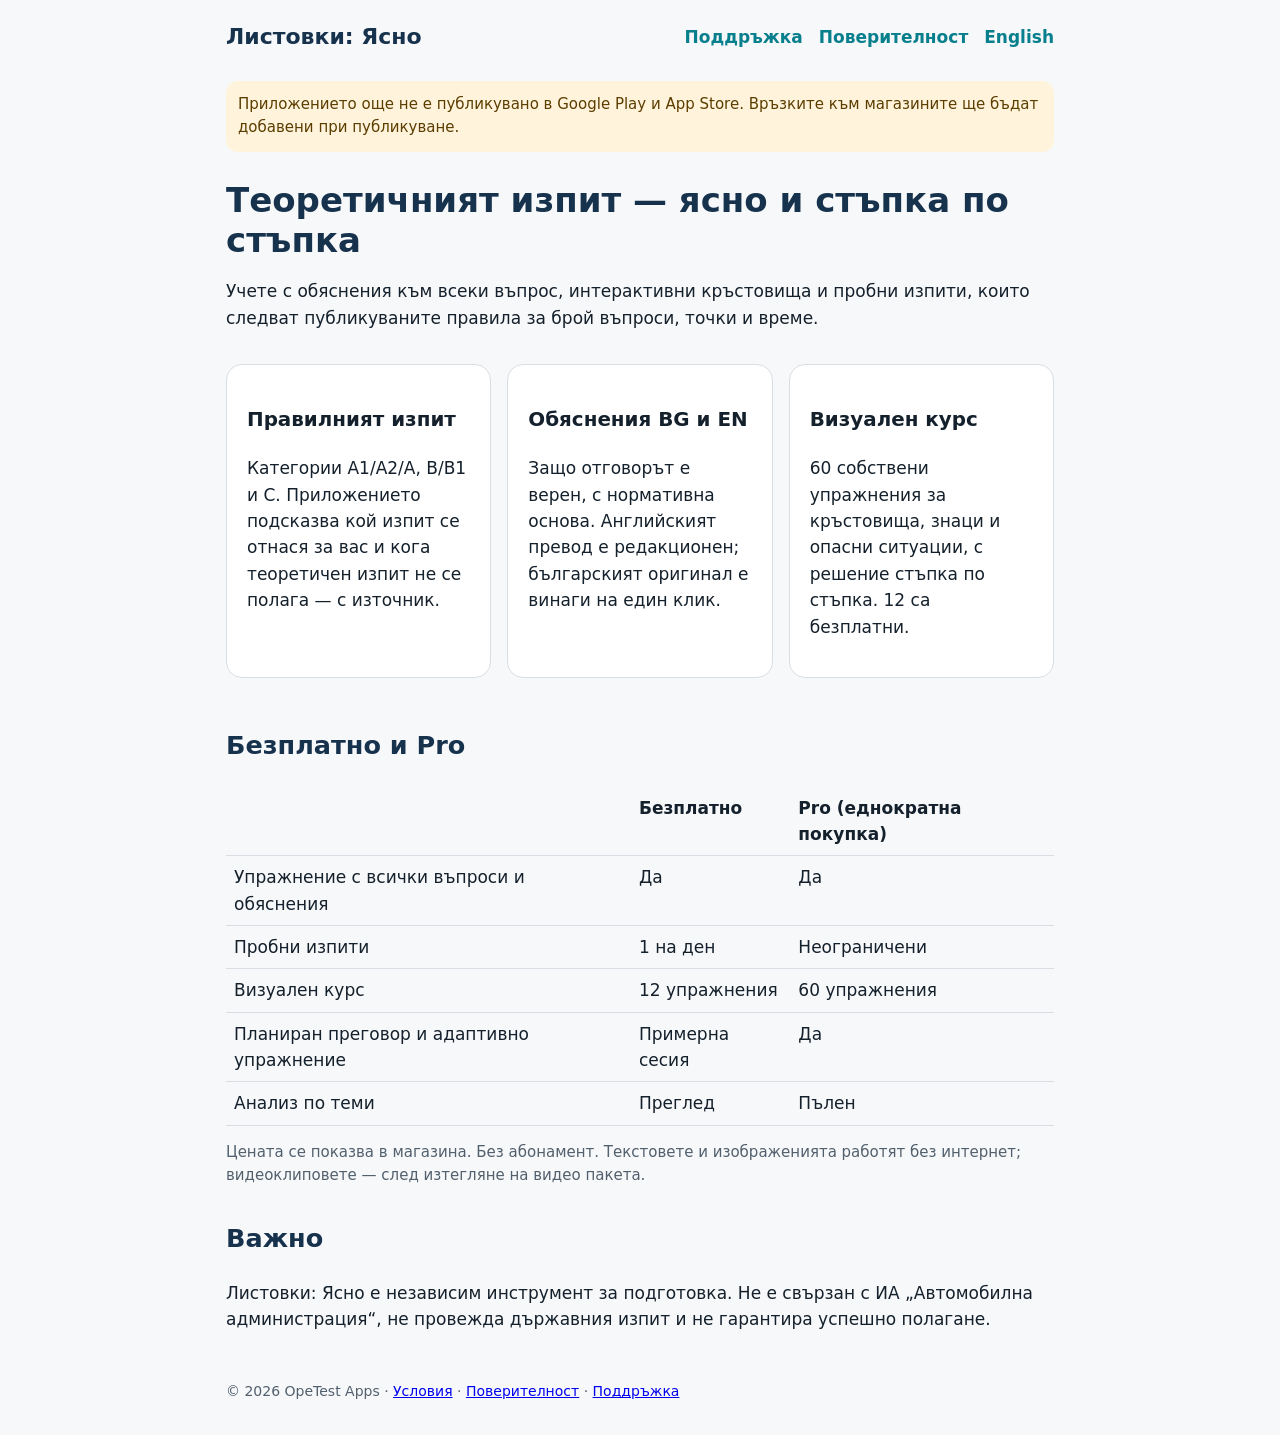
<file: index.html>
<!doctype html>
<html lang="bg"><head><meta charset="utf-8"><meta name="viewport" content="width=device-width,initial-scale=1">
<title>Листовки: Ясно — подготовка за теоретичния изпит</title>
<meta name="description" content="Независимо приложение за подготовка за теоретичния изпит за шофьорска книжка в България: обяснения на български и английски, интерактивни кръстовища и пробни изпити.">
<meta property="og:title" content="Листовки: Ясно – подготовка за изпита за шофьорска книжка"><meta property="og:description" content="Изпитни въпроси с обяснения, кръстовища стъпка по стъпка и пробни изпити за категории A, B и C."><meta property="og:image" content="https://juliobautista202020-sys.github.io/listovki/og_image.png"><meta property="og:type" content="website"><meta name="description" content="Изпитни въпроси с обяснения, кръстовища стъпка по стъпка и пробни изпити за категории A, B и C."><link rel="icon" type="image/png" href="favicon.png"><link rel="apple-touch-icon" href="apple-touch-icon.png"><link rel="stylesheet" href="style.css"><link rel="alternate" hreflang="en" href="en/index.html"></head>
<body><header><a class="brand" href="index.html">Листовки: Ясно</a><nav><a href="support.html">Поддръжка</a><a href="privacy.html">Поверителност</a><a href="en/index.html" lang="en">English</a></nav></header>
<main>
<p class="pending">Приложението още не е публикувано в Google Play и App Store. Връзките към магазините ще бъдат добавени при публикуване.</p>
<h1>Теоретичният изпит — ясно и стъпка по стъпка</h1>
<p>Учете с обяснения към всеки въпрос, интерактивни кръстовища и пробни изпити, които следват публикуваните правила за брой въпроси, точки и време.</p>
<div class="grid">
<div class="card"><h3>Правилният изпит</h3><p>Категории A1/A2/A, B/B1 и C. Приложението подсказва кой изпит се отнася за вас и кога теоретичен изпит не се полага — с източник.</p></div>
<div class="card"><h3>Обяснения BG и EN</h3><p>Защо отговорът е верен, с нормативна основа. Английският превод е редакционен; българският оригинал е винаги на един клик.</p></div>
<div class="card"><h3>Визуален курс</h3><p>60 собствени упражнения за кръстовища, знаци и опасни ситуации, с решение стъпка по стъпка. 12 са безплатни.</p></div>
</div>
<h2>Безплатно и Pro</h2>
<table><tr><th></th><th>Безплатно</th><th>Pro (еднократна покупка)</th></tr>
<tr><td>Упражнение с всички въпроси и обяснения</td><td>Да</td><td>Да</td></tr>
<tr><td>Пробни изпити</td><td>1 на ден</td><td>Неограничени</td></tr>
<tr><td>Визуален курс</td><td>12 упражнения</td><td>60 упражнения</td></tr>
<tr><td>Планиран преговор и адаптивно упражнение</td><td>Примерна сесия</td><td>Да</td></tr>
<tr><td>Анализ по теми</td><td>Преглед</td><td>Пълен</td></tr></table>
<p class="note">Цената се показва в магазина. Без абонамент. Текстовете и изображенията работят без интернет; видеоклиповете — след изтегляне на видео пакета.</p>
<h2>Важно</h2><p>Листовки: Ясно е независим инструмент за подготовка. Не е свързан с ИА „Автомобилна администрация“, не провежда държавния изпит и не гарантира успешно полагане.</p>
</main>
<footer>© 2026 OpeTest Apps · <a href="terms.html">Условия</a> · <a href="privacy.html">Поверителност</a> · <a href="support.html">Поддръжка</a></footer></body></html>
</file>
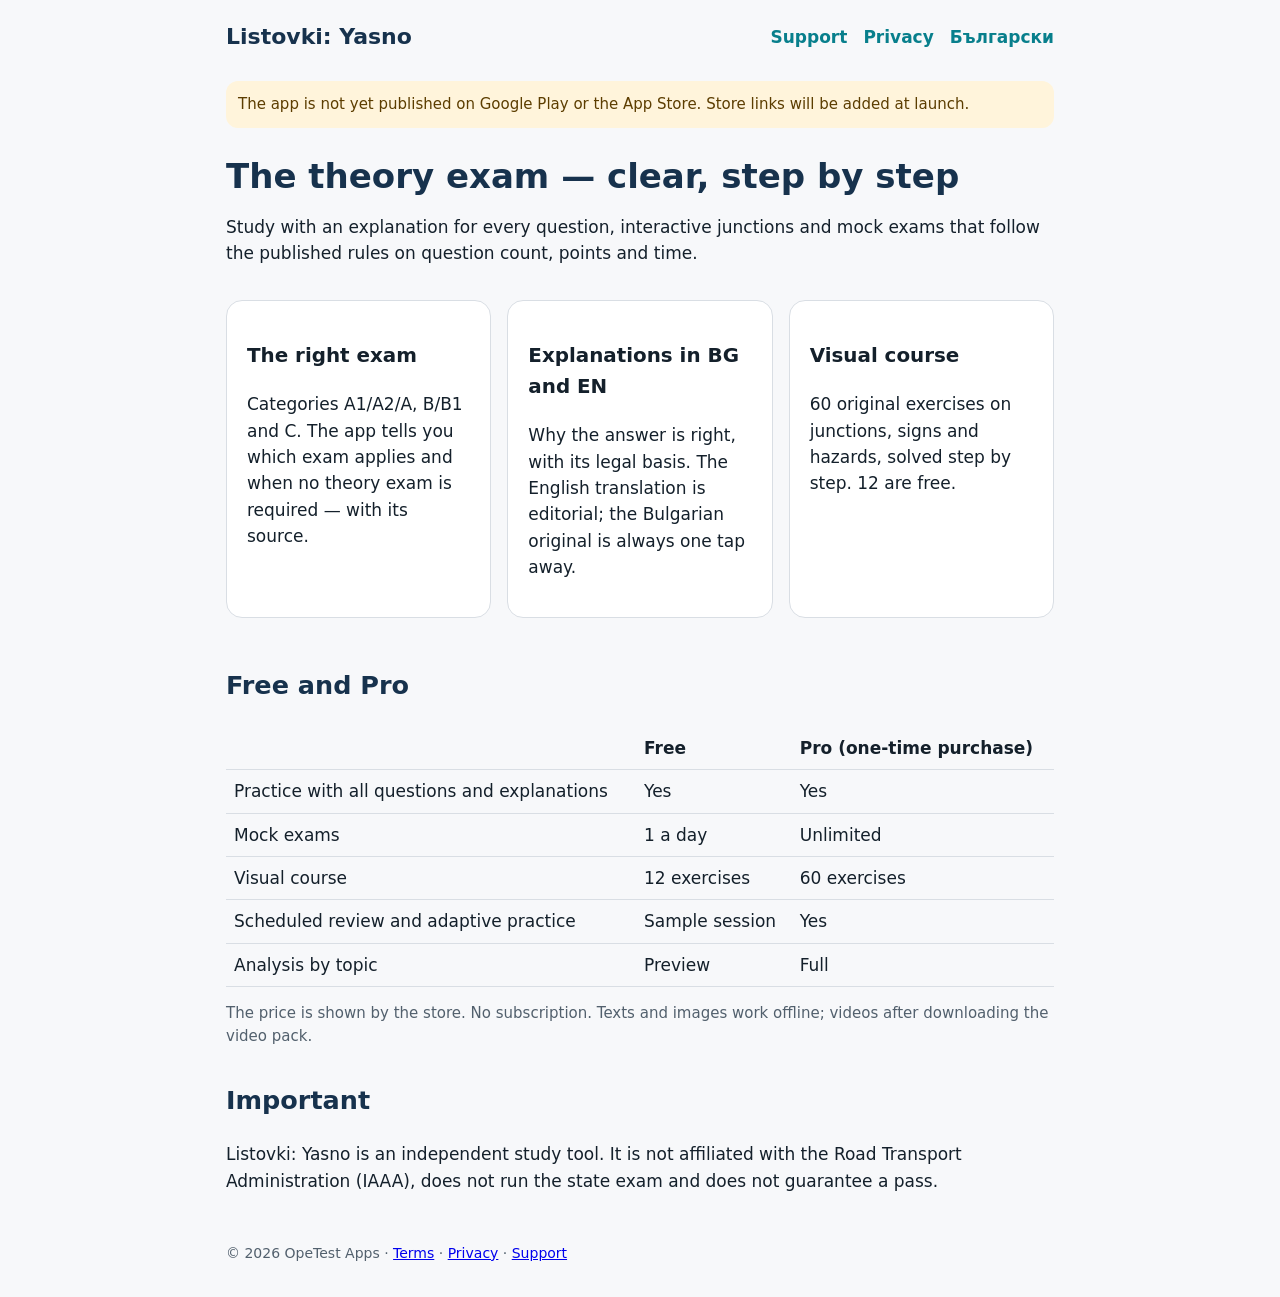
<file: en/index.html>
<!doctype html>
<html lang="en"><head><meta charset="utf-8"><meta name="viewport" content="width=device-width,initial-scale=1">
<title>Listovki: Yasno — Bulgarian driving theory</title>
<meta name="description" content="Independent app to prepare for the Bulgarian driving theory exam: explanations in Bulgarian and English, interactive junctions and mock exams.">
<link rel="icon" type="image/png" href="../favicon.png"><link rel="apple-touch-icon" href="../apple-touch-icon.png"><link rel="stylesheet" href="../style.css"><link rel="alternate" hreflang="bg" href="../index.html"></head>
<body><header><a class="brand" href="index.html">Listovki: Yasno</a><nav><a href="support.html">Support</a><a href="privacy.html">Privacy</a><a href="../index.html" lang="bg">Български</a></nav></header>
<main>
<p class="pending">The app is not yet published on Google Play or the App Store. Store links will be added at launch.</p>
<h1>The theory exam — clear, step by step</h1>
<p>Study with an explanation for every question, interactive junctions and mock exams that follow the published rules on question count, points and time.</p>
<div class="grid">
<div class="card"><h3>The right exam</h3><p>Categories A1/A2/A, B/B1 and C. The app tells you which exam applies and when no theory exam is required — with its source.</p></div>
<div class="card"><h3>Explanations in BG and EN</h3><p>Why the answer is right, with its legal basis. The English translation is editorial; the Bulgarian original is always one tap away.</p></div>
<div class="card"><h3>Visual course</h3><p>60 original exercises on junctions, signs and hazards, solved step by step. 12 are free.</p></div>
</div>
<h2>Free and Pro</h2>
<table><tr><th></th><th>Free</th><th>Pro (one-time purchase)</th></tr>
<tr><td>Practice with all questions and explanations</td><td>Yes</td><td>Yes</td></tr>
<tr><td>Mock exams</td><td>1 a day</td><td>Unlimited</td></tr>
<tr><td>Visual course</td><td>12 exercises</td><td>60 exercises</td></tr>
<tr><td>Scheduled review and adaptive practice</td><td>Sample session</td><td>Yes</td></tr>
<tr><td>Analysis by topic</td><td>Preview</td><td>Full</td></tr></table>
<p class="note">The price is shown by the store. No subscription. Texts and images work offline; videos after downloading the video pack.</p>
<h2>Important</h2><p>Listovki: Yasno is an independent study tool. It is not affiliated with the Road Transport Administration (IAAA), does not run the state exam and does not guarantee a pass.</p>
</main>
<footer>© 2026 OpeTest Apps · <a href="terms.html">Terms</a> · <a href="privacy.html">Privacy</a> · <a href="support.html">Support</a></footer></body></html>
</file>
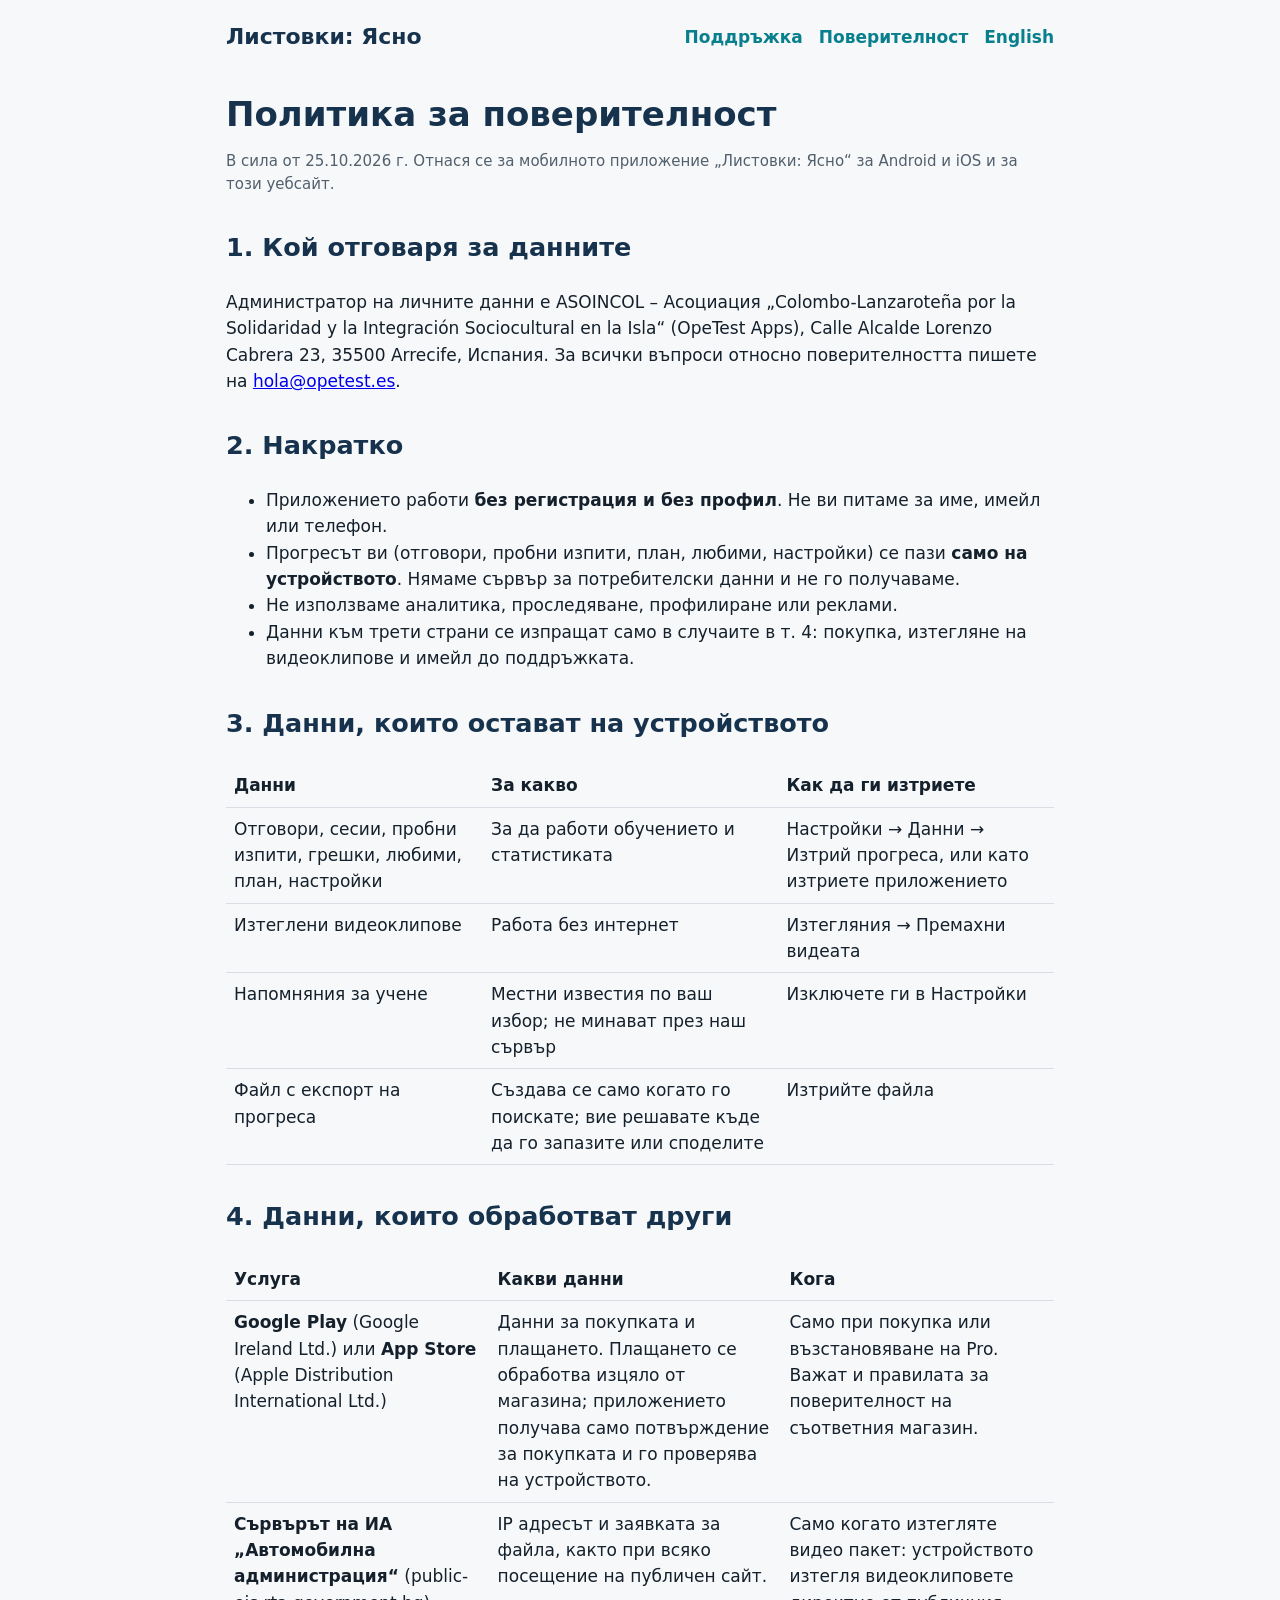
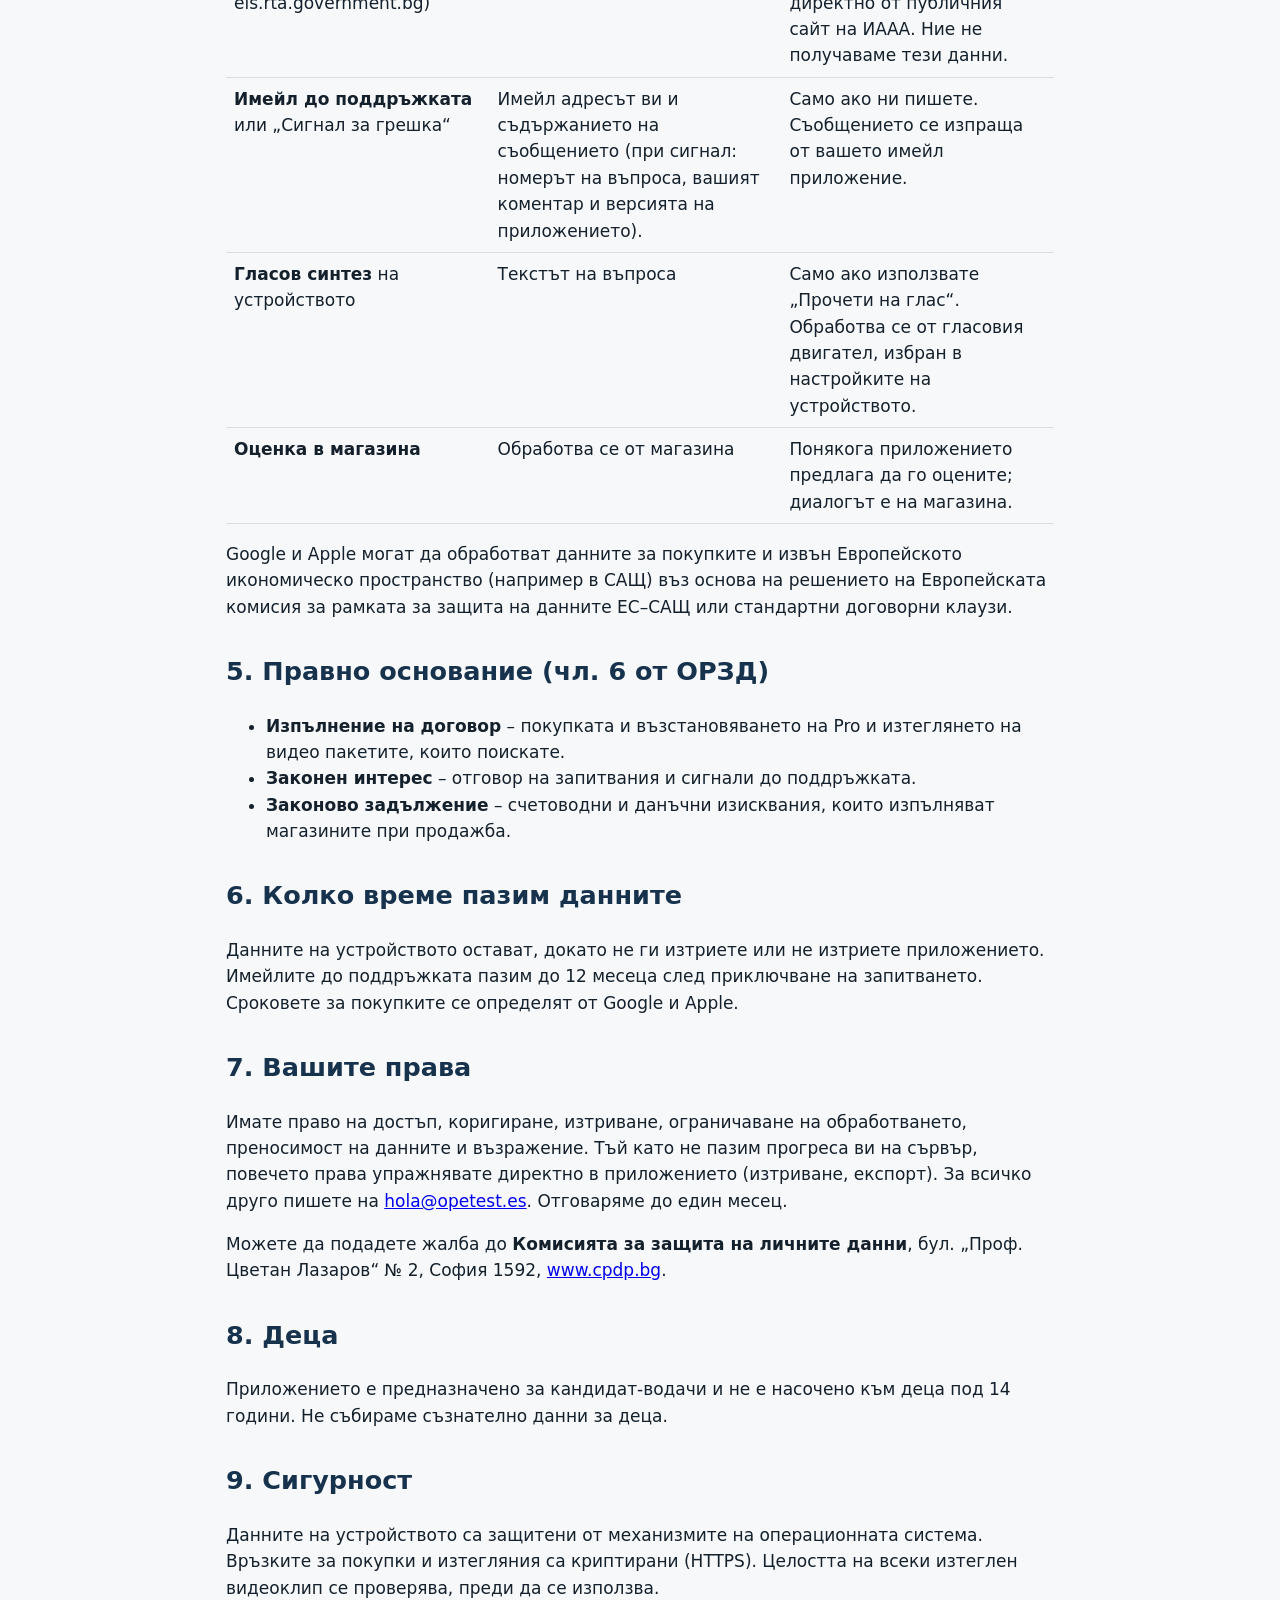
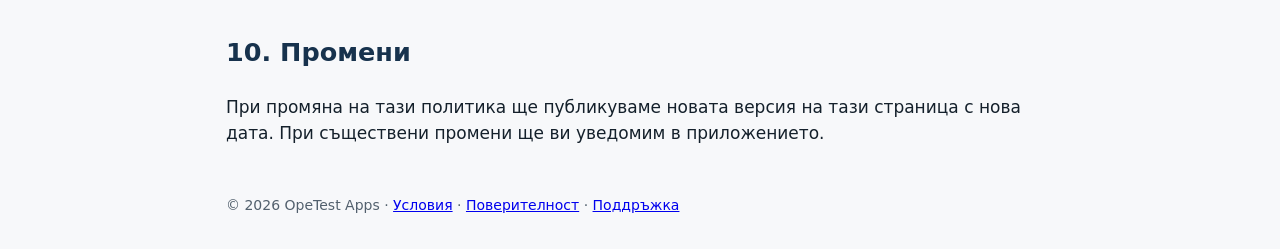
<file: privacy.html>
<!doctype html>
<html lang="bg"><head><meta charset="utf-8"><meta name="viewport" content="width=device-width,initial-scale=1">
<title>Политика за поверителност — Листовки: Ясно</title><link rel="icon" type="image/png" href="favicon.png"><link rel="apple-touch-icon" href="apple-touch-icon.png"><link rel="stylesheet" href="style.css"></head>
<body><header><a class="brand" href="index.html">Листовки: Ясно</a><nav><a href="support.html">Поддръжка</a><a href="privacy.html">Поверителност</a><a href="en/privacy.html" lang="en">English</a></nav></header>
<main><h1>Политика за поверителност</h1>
<p class="note">В сила от 25.10.2026 г. Отнася се за мобилното приложение „Листовки: Ясно“ за Android и iOS и за този уебсайт.</p>

<h2>1. Кой отговаря за данните</h2>
<p>Администратор на личните данни е ASOINCOL – Асоциация „Colombo-Lanzaroteña por la Solidaridad y la Integración Sociocultural en la Isla“ (OpeTest Apps), Calle Alcalde Lorenzo Cabrera 23, 35500 Arrecife, Испания. За всички въпроси относно поверителността пишете на <a href="mailto:hola@opetest.es">hola@opetest.es</a>.</p>

<h2>2. Накратко</h2>
<ul>
<li>Приложението работи <strong>без регистрация и без профил</strong>. Не ви питаме за име, имейл или телефон.</li>
<li>Прогресът ви (отговори, пробни изпити, план, любими, настройки) се пази <strong>само на устройството</strong>. Нямаме сървър за потребителски данни и не го получаваме.</li>
<li>Не използваме аналитика, проследяване, профилиране или реклами.</li>
<li>Данни към трети страни се изпращат само в случаите в т. 4: покупка, изтегляне на видеоклипове и имейл до поддръжката.</li>
</ul>

<h2>3. Данни, които остават на устройството</h2>
<table>
<tr><th>Данни</th><th>За какво</th><th>Как да ги изтриете</th></tr>
<tr><td>Отговори, сесии, пробни изпити, грешки, любими, план, настройки</td><td>За да работи обучението и статистиката</td><td>Настройки → Данни → Изтрий прогреса, или като изтриете приложението</td></tr>
<tr><td>Изтеглени видеоклипове</td><td>Работа без интернет</td><td>Изтегляния → Премахни видеата</td></tr>
<tr><td>Напомняния за учене</td><td>Местни известия по ваш избор; не минават през наш сървър</td><td>Изключете ги в Настройки</td></tr>
<tr><td>Файл с експорт на прогреса</td><td>Създава се само когато го поискате; вие решавате къде да го запазите или споделите</td><td>Изтрийте файла</td></tr>
</table>

<h2>4. Данни, които обработват други</h2>
<table>
<tr><th>Услуга</th><th>Какви данни</th><th>Кога</th></tr>
<tr><td><strong>Google Play</strong> (Google Ireland Ltd.) или <strong>App Store</strong> (Apple Distribution International Ltd.)</td><td>Данни за покупката и плащането. Плащането се обработва изцяло от магазина; приложението получава само потвърждение за покупката и го проверява на устройството.</td><td>Само при покупка или възстановяване на Pro. Важат и правилата за поверителност на съответния магазин.</td></tr>
<tr><td><strong>Сървърът на ИА „Автомобилна администрация“</strong> (public-eis.rta.government.bg)</td><td>IP адресът и заявката за файла, както при всяко посещение на публичен сайт.</td><td>Само когато изтегляте видео пакет: устройството изтегля видеоклиповете директно от публичния сайт на ИААА. Ние не получаваме тези данни.</td></tr>
<tr><td><strong>Имейл до поддръжката</strong> или „Сигнал за грешка“</td><td>Имейл адресът ви и съдържанието на съобщението (при сигнал: номерът на въпроса, вашият коментар и версията на приложението).</td><td>Само ако ни пишете. Съобщението се изпраща от вашето имейл приложение.</td></tr>
<tr><td><strong>Гласов синтез</strong> на устройството</td><td>Текстът на въпроса</td><td>Само ако използвате „Прочети на глас“. Обработва се от гласовия двигател, избран в настройките на устройството.</td></tr>
<tr><td><strong>Оценка в магазина</strong></td><td>Обработва се от магазина</td><td>Понякога приложението предлага да го оцените; диалогът е на магазина.</td></tr>
</table>
<p>Google и Apple могат да обработват данните за покупките и извън Европейското икономическо пространство (например в САЩ) въз основа на решението на Европейската комисия за рамката за защита на данните ЕС–САЩ или стандартни договорни клаузи.</p>

<h2>5. Правно основание (чл. 6 от ОРЗД)</h2>
<ul>
<li><strong>Изпълнение на договор</strong> – покупката и възстановяването на Pro и изтеглянето на видео пакетите, които поискате.</li>
<li><strong>Законен интерес</strong> – отговор на запитвания и сигнали до поддръжката.</li>
<li><strong>Законово задължение</strong> – счетоводни и данъчни изисквания, които изпълняват магазините при продажба.</li>
</ul>

<h2>6. Колко време пазим данните</h2>
<p>Данните на устройството остават, докато не ги изтриете или не изтриете приложението. Имейлите до поддръжката пазим до 12 месеца след приключване на запитването. Сроковете за покупките се определят от Google и Apple.</p>

<h2>7. Вашите права</h2>
<p>Имате право на достъп, коригиране, изтриване, ограничаване на обработването, преносимост на данните и възражение. Тъй като не пазим прогреса ви на сървър, повечето права упражнявате директно в приложението (изтриване, експорт). За всичко друго пишете на <a href="mailto:hola@opetest.es">hola@opetest.es</a>. Отговаряме до един месец.</p>
<p>Можете да подадете жалба до <strong>Комисията за защита на личните данни</strong>, бул. „Проф. Цветан Лазаров“ № 2, София 1592, <a href="https://www.cpdp.bg">www.cpdp.bg</a>.</p>

<h2>8. Деца</h2>
<p>Приложението е предназначено за кандидат-водачи и не е насочено към деца под 14 години. Не събираме съзнателно данни за деца.</p>

<h2>9. Сигурност</h2>
<p>Данните на устройството са защитени от механизмите на операционната система. Връзките за покупки и изтегляния са криптирани (HTTPS). Целостта на всеки изтеглен видеоклип се проверява, преди да се използва.</p>

<h2>10. Промени</h2>
<p>При промяна на тази политика ще публикуваме новата версия на тази страница с нова дата. При съществени промени ще ви уведомим в приложението.</p>
</main><footer>© 2026 OpeTest Apps · <a href="terms.html">Условия</a> · <a href="privacy.html">Поверителност</a> · <a href="support.html">Поддръжка</a></footer></body></html>
</file>
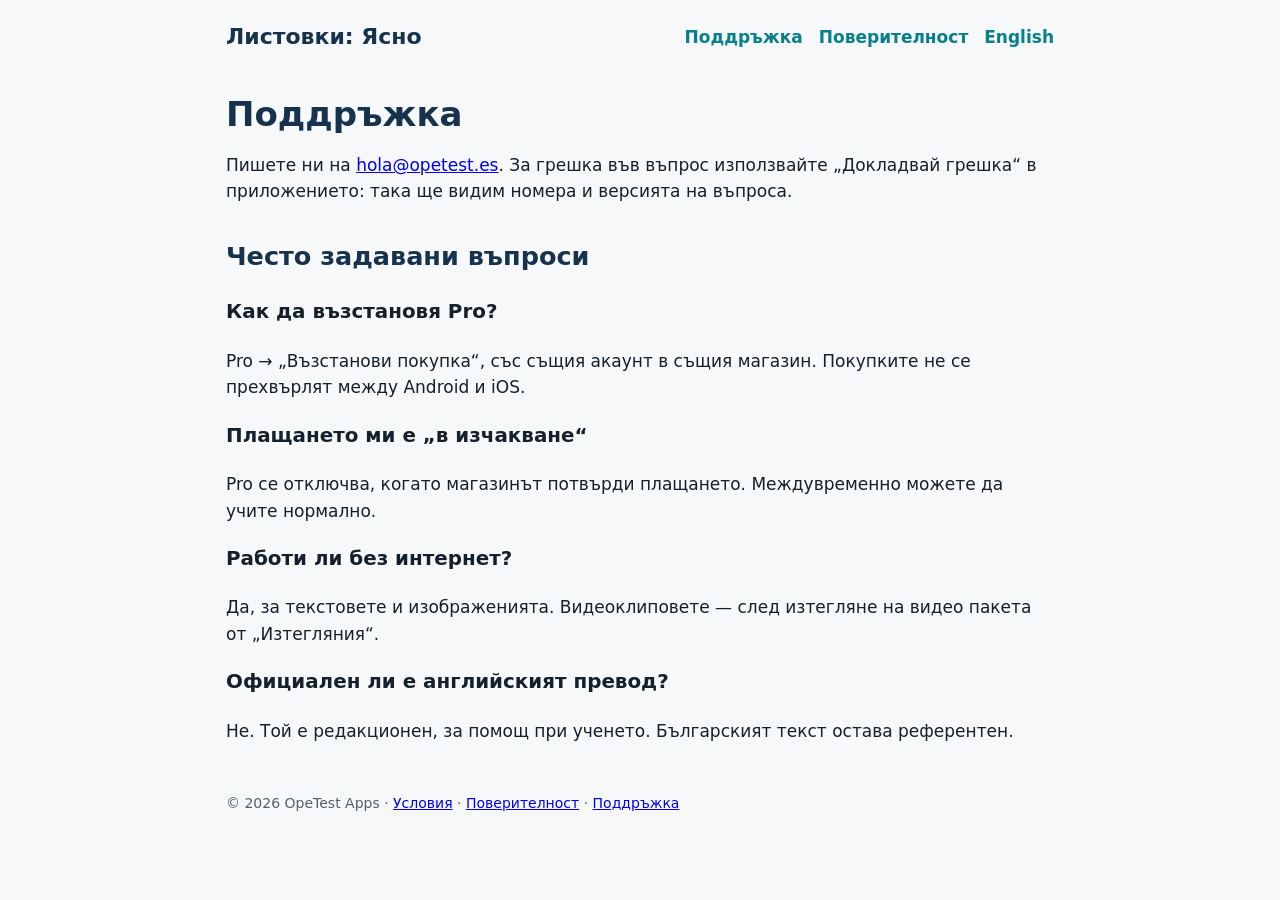
<file: support.html>
<!doctype html>
<html lang="bg"><head><meta charset="utf-8"><meta name="viewport" content="width=device-width,initial-scale=1">
<title>Поддръжка — Листовки: Ясно</title><link rel="icon" type="image/png" href="favicon.png"><link rel="apple-touch-icon" href="apple-touch-icon.png"><link rel="stylesheet" href="style.css"></head>
<body><header><a class="brand" href="index.html">Листовки: Ясно</a><nav><a href="support.html">Поддръжка</a><a href="privacy.html">Поверителност</a><a href="en/index.html" lang="en">English</a></nav></header>
<main><h1>Поддръжка</h1>
<p>Пишете ни на <a href="mailto:hola@opetest.es">hola@opetest.es</a>. За грешка във въпрос използвайте „Докладвай грешка“ в приложението: така ще видим номера и версията на въпроса.</p>
<h2>Често задавани въпроси</h2>
<h3>Как да възстановя Pro?</h3><p>Pro → „Възстанови покупка“, със същия акаунт в същия магазин. Покупките не се прехвърлят между Android и iOS.</p>
<h3>Плащането ми е „в изчакване“</h3><p>Pro се отключва, когато магазинът потвърди плащането. Междувременно можете да учите нормално.</p>
<h3>Работи ли без интернет?</h3><p>Да, за текстовете и изображенията. Видеоклиповете — след изтегляне на видео пакета от „Изтегляния“.</p>
<h3>Официален ли е английският превод?</h3><p>Не. Той е редакционен, за помощ при ученето. Българският текст остава референтен.</p>
</main><footer>© 2026 OpeTest Apps · <a href="terms.html">Условия</a> · <a href="privacy.html">Поверителност</a> · <a href="support.html">Поддръжка</a></footer></body></html>
</file>
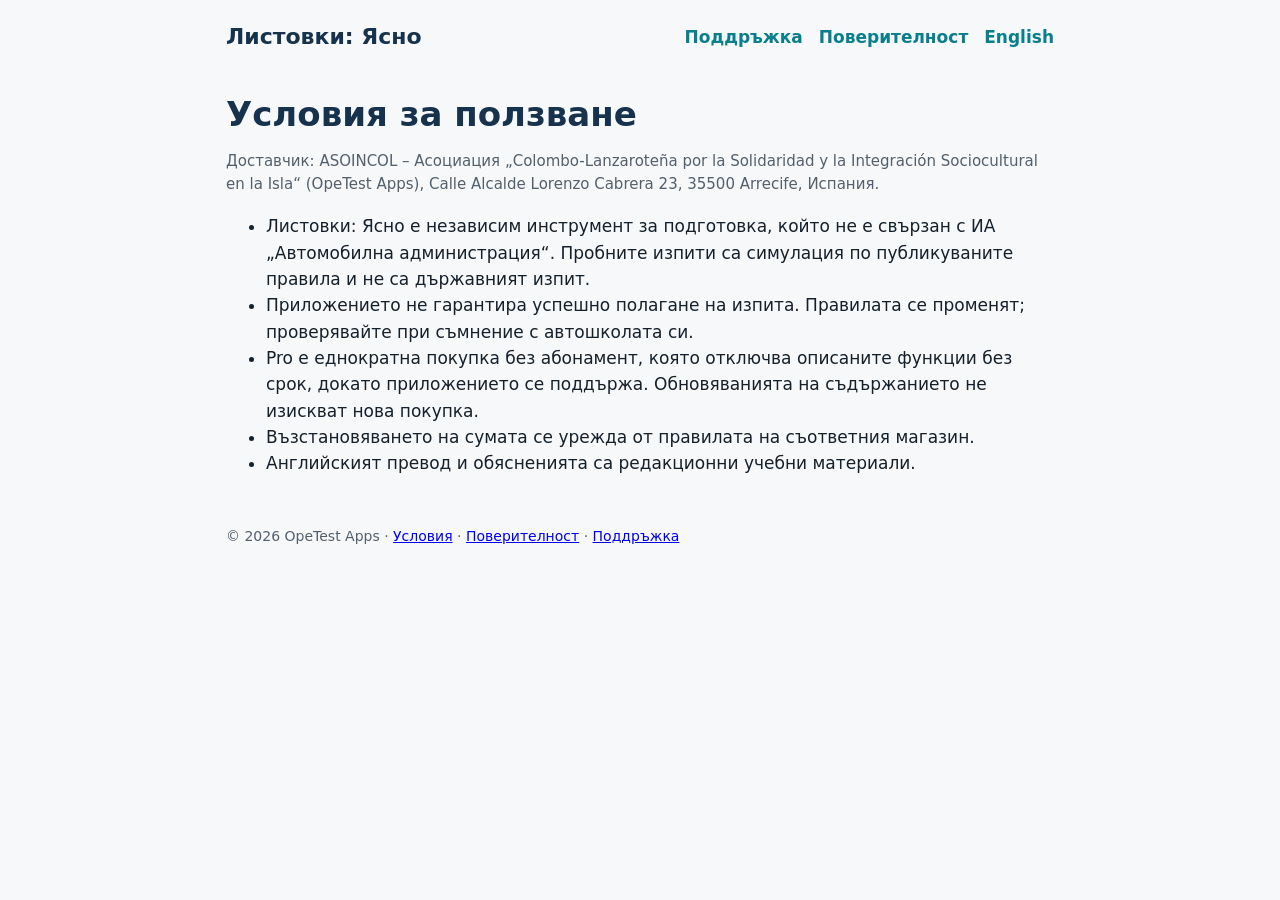
<file: terms.html>
<!doctype html>
<html lang="bg"><head><meta charset="utf-8"><meta name="viewport" content="width=device-width,initial-scale=1">
<title>Условия за ползване — Листовки: Ясно</title><link rel="icon" type="image/png" href="favicon.png"><link rel="apple-touch-icon" href="apple-touch-icon.png"><link rel="stylesheet" href="style.css"></head>
<body><header><a class="brand" href="index.html">Листовки: Ясно</a><nav><a href="support.html">Поддръжка</a><a href="privacy.html">Поверителност</a><a href="en/index.html" lang="en">English</a></nav></header>
<main><h1>Условия за ползване</h1>
<p class="note">Доставчик: ASOINCOL – Асоциация „Colombo-Lanzaroteña por la Solidaridad y la Integración Sociocultural en la Isla“ (OpeTest Apps), Calle Alcalde Lorenzo Cabrera 23, 35500 Arrecife, Испания.</p>
<ul><li>Листовки: Ясно е независим инструмент за подготовка, който не е свързан с ИА „Автомобилна администрация“. Пробните изпити са симулация по публикуваните правила и не са държавният изпит.</li>
<li>Приложението не гарантира успешно полагане на изпита. Правилата се променят; проверявайте при съмнение с автошколата си.</li>
<li>Pro е еднократна покупка без абонамент, която отключва описаните функции без срок, докато приложението се поддържа. Обновяванията на съдържанието не изискват нова покупка.</li>
<li>Възстановяването на сумата се урежда от правилата на съответния магазин.</li>
<li>Английският превод и обясненията са редакционни учебни материали.</li></ul>
</main><footer>© 2026 OpeTest Apps · <a href="terms.html">Условия</a> · <a href="privacy.html">Поверителност</a> · <a href="support.html">Поддръжка</a></footer></body></html>
</file>
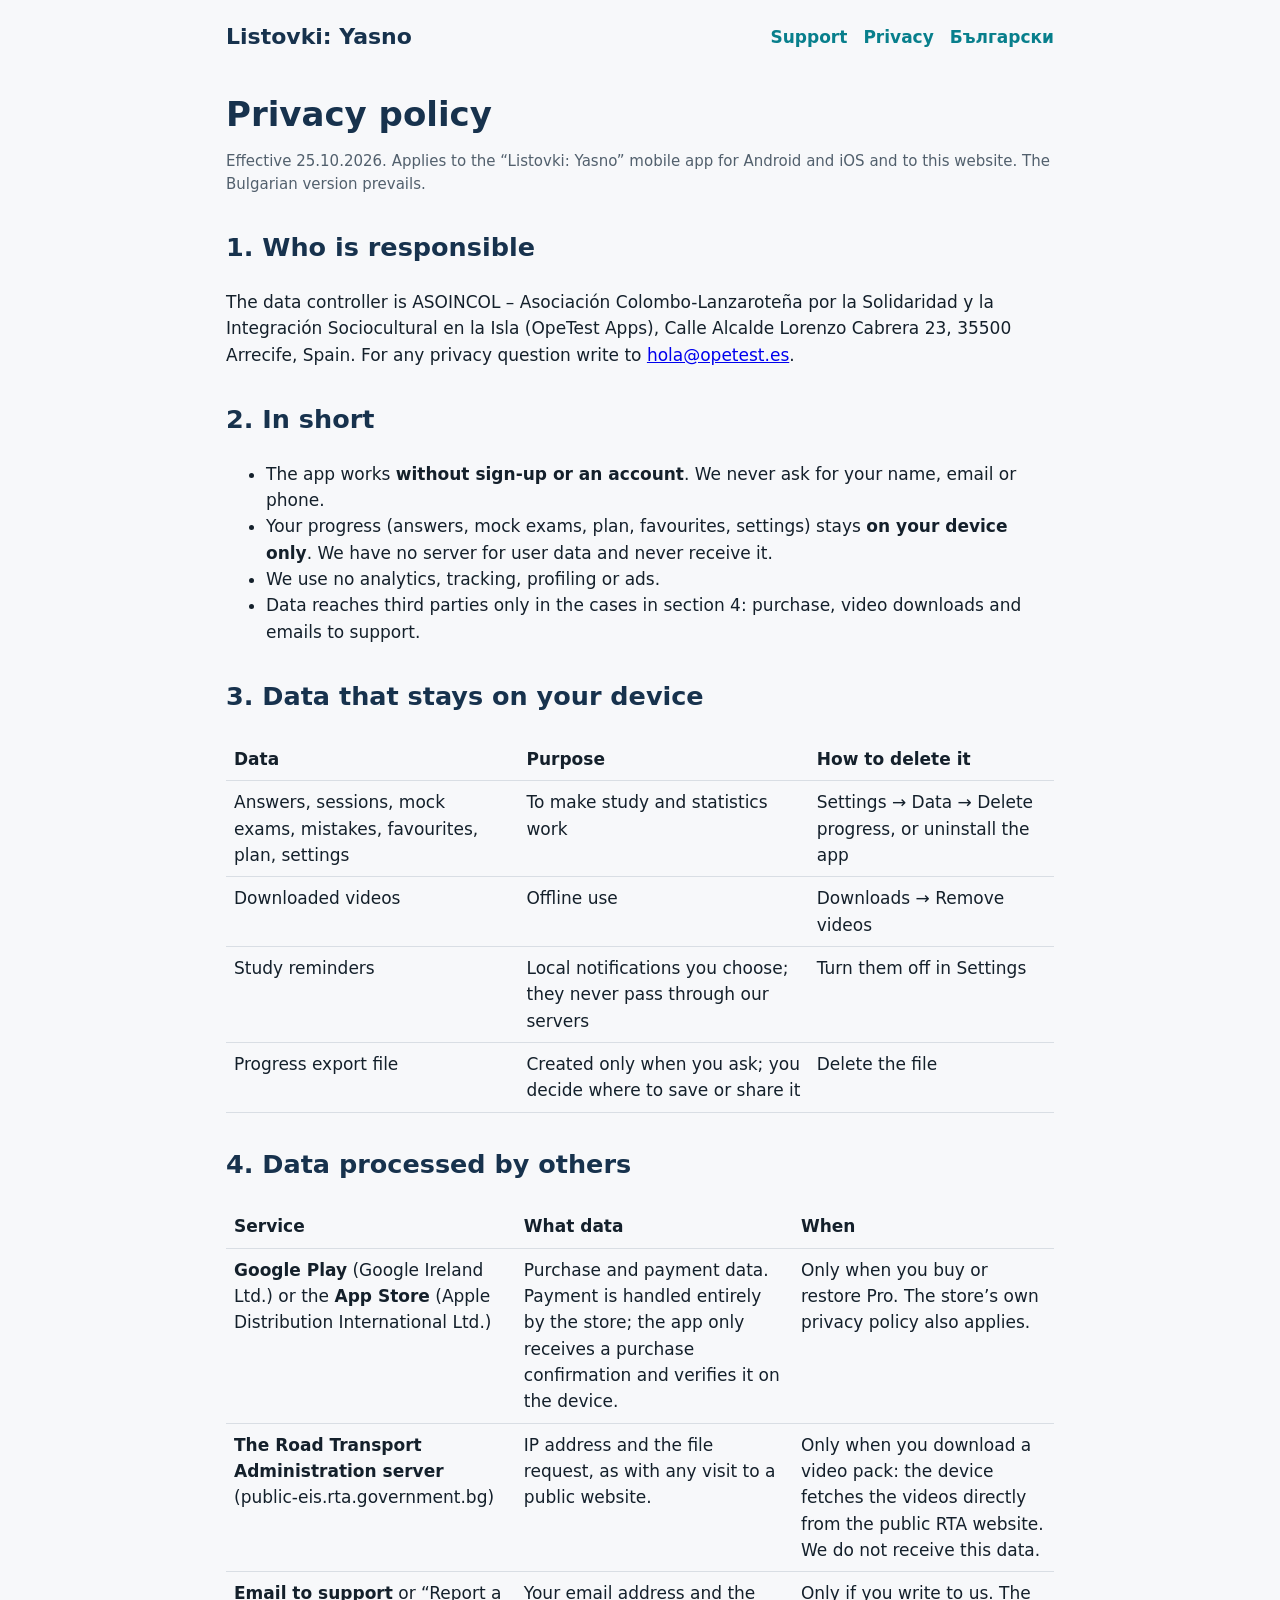
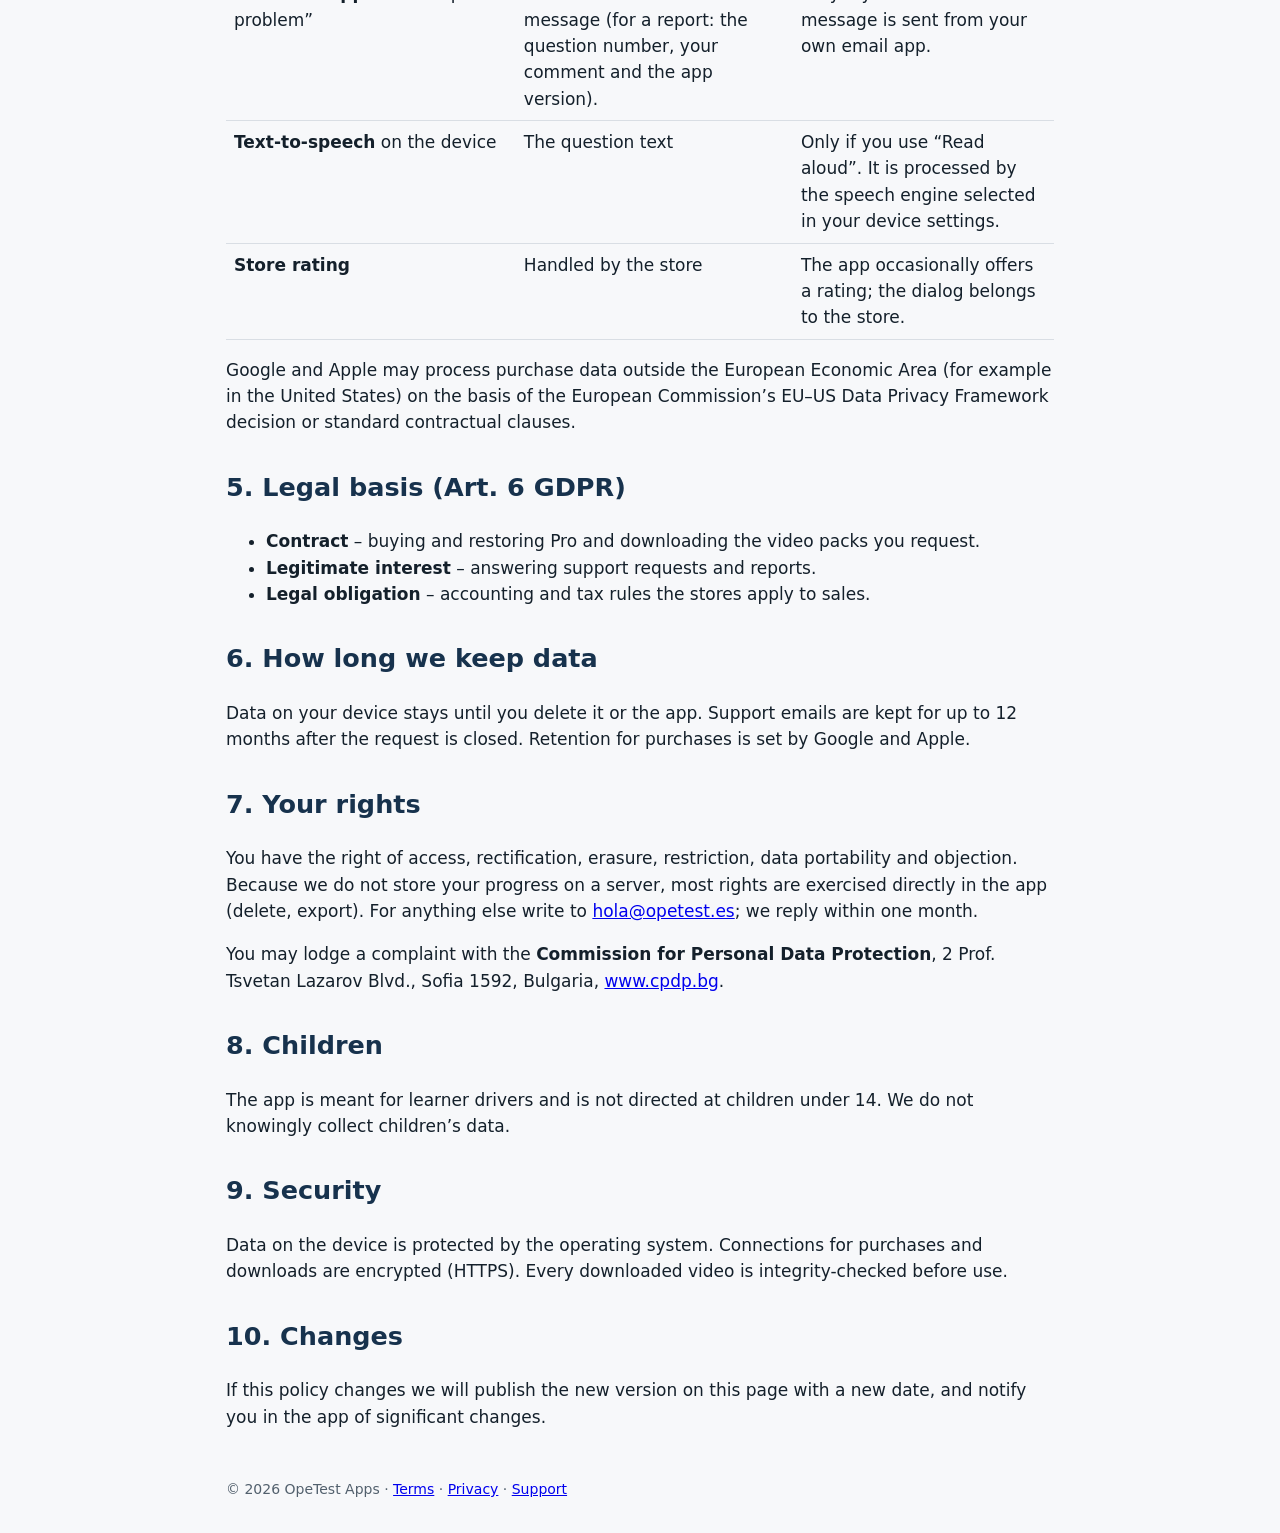
<file: en/privacy.html>
<!doctype html>
<html lang="en"><head><meta charset="utf-8"><meta name="viewport" content="width=device-width,initial-scale=1">
<title>Privacy policy — Listovki: Yasno</title><link rel="icon" type="image/png" href="../favicon.png"><link rel="apple-touch-icon" href="../apple-touch-icon.png"><link rel="stylesheet" href="../style.css"></head>
<body><header><a class="brand" href="index.html">Listovki: Yasno</a><nav><a href="support.html">Support</a><a href="privacy.html">Privacy</a><a href="../privacy.html" lang="bg">Български</a></nav></header>
<main><h1>Privacy policy</h1>
<p class="note">Effective 25.10.2026. Applies to the “Listovki: Yasno” mobile app for Android and iOS and to this website. The Bulgarian version prevails.</p>

<h2>1. Who is responsible</h2>
<p>The data controller is ASOINCOL – Asociación Colombo-Lanzaroteña por la Solidaridad y la Integración Sociocultural en la Isla (OpeTest Apps), Calle Alcalde Lorenzo Cabrera 23, 35500 Arrecife, Spain. For any privacy question write to <a href="mailto:hola@opetest.es">hola@opetest.es</a>.</p>

<h2>2. In short</h2>
<ul>
<li>The app works <strong>without sign-up or an account</strong>. We never ask for your name, email or phone.</li>
<li>Your progress (answers, mock exams, plan, favourites, settings) stays <strong>on your device only</strong>. We have no server for user data and never receive it.</li>
<li>We use no analytics, tracking, profiling or ads.</li>
<li>Data reaches third parties only in the cases in section 4: purchase, video downloads and emails to support.</li>
</ul>

<h2>3. Data that stays on your device</h2>
<table>
<tr><th>Data</th><th>Purpose</th><th>How to delete it</th></tr>
<tr><td>Answers, sessions, mock exams, mistakes, favourites, plan, settings</td><td>To make study and statistics work</td><td>Settings → Data → Delete progress, or uninstall the app</td></tr>
<tr><td>Downloaded videos</td><td>Offline use</td><td>Downloads → Remove videos</td></tr>
<tr><td>Study reminders</td><td>Local notifications you choose; they never pass through our servers</td><td>Turn them off in Settings</td></tr>
<tr><td>Progress export file</td><td>Created only when you ask; you decide where to save or share it</td><td>Delete the file</td></tr>
</table>

<h2>4. Data processed by others</h2>
<table>
<tr><th>Service</th><th>What data</th><th>When</th></tr>
<tr><td><strong>Google Play</strong> (Google Ireland Ltd.) or the <strong>App Store</strong> (Apple Distribution International Ltd.)</td><td>Purchase and payment data. Payment is handled entirely by the store; the app only receives a purchase confirmation and verifies it on the device.</td><td>Only when you buy or restore Pro. The store’s own privacy policy also applies.</td></tr>
<tr><td><strong>The Road Transport Administration server</strong> (public-eis.rta.government.bg)</td><td>IP address and the file request, as with any visit to a public website.</td><td>Only when you download a video pack: the device fetches the videos directly from the public RTA website. We do not receive this data.</td></tr>
<tr><td><strong>Email to support</strong> or “Report a problem”</td><td>Your email address and the message (for a report: the question number, your comment and the app version).</td><td>Only if you write to us. The message is sent from your own email app.</td></tr>
<tr><td><strong>Text-to-speech</strong> on the device</td><td>The question text</td><td>Only if you use “Read aloud”. It is processed by the speech engine selected in your device settings.</td></tr>
<tr><td><strong>Store rating</strong></td><td>Handled by the store</td><td>The app occasionally offers a rating; the dialog belongs to the store.</td></tr>
</table>
<p>Google and Apple may process purchase data outside the European Economic Area (for example in the United States) on the basis of the European Commission’s EU–US Data Privacy Framework decision or standard contractual clauses.</p>

<h2>5. Legal basis (Art. 6 GDPR)</h2>
<ul>
<li><strong>Contract</strong> – buying and restoring Pro and downloading the video packs you request.</li>
<li><strong>Legitimate interest</strong> – answering support requests and reports.</li>
<li><strong>Legal obligation</strong> – accounting and tax rules the stores apply to sales.</li>
</ul>

<h2>6. How long we keep data</h2>
<p>Data on your device stays until you delete it or the app. Support emails are kept for up to 12 months after the request is closed. Retention for purchases is set by Google and Apple.</p>

<h2>7. Your rights</h2>
<p>You have the right of access, rectification, erasure, restriction, data portability and objection. Because we do not store your progress on a server, most rights are exercised directly in the app (delete, export). For anything else write to <a href="mailto:hola@opetest.es">hola@opetest.es</a>; we reply within one month.</p>
<p>You may lodge a complaint with the <strong>Commission for Personal Data Protection</strong>, 2 Prof. Tsvetan Lazarov Blvd., Sofia 1592, Bulgaria, <a href="https://www.cpdp.bg">www.cpdp.bg</a>.</p>

<h2>8. Children</h2>
<p>The app is meant for learner drivers and is not directed at children under 14. We do not knowingly collect children’s data.</p>

<h2>9. Security</h2>
<p>Data on the device is protected by the operating system. Connections for purchases and downloads are encrypted (HTTPS). Every downloaded video is integrity-checked before use.</p>

<h2>10. Changes</h2>
<p>If this policy changes we will publish the new version on this page with a new date, and notify you in the app of significant changes.</p>
</main><footer>© 2026 OpeTest Apps · <a href="terms.html">Terms</a> · <a href="privacy.html">Privacy</a> · <a href="support.html">Support</a></footer></body></html>
</file>
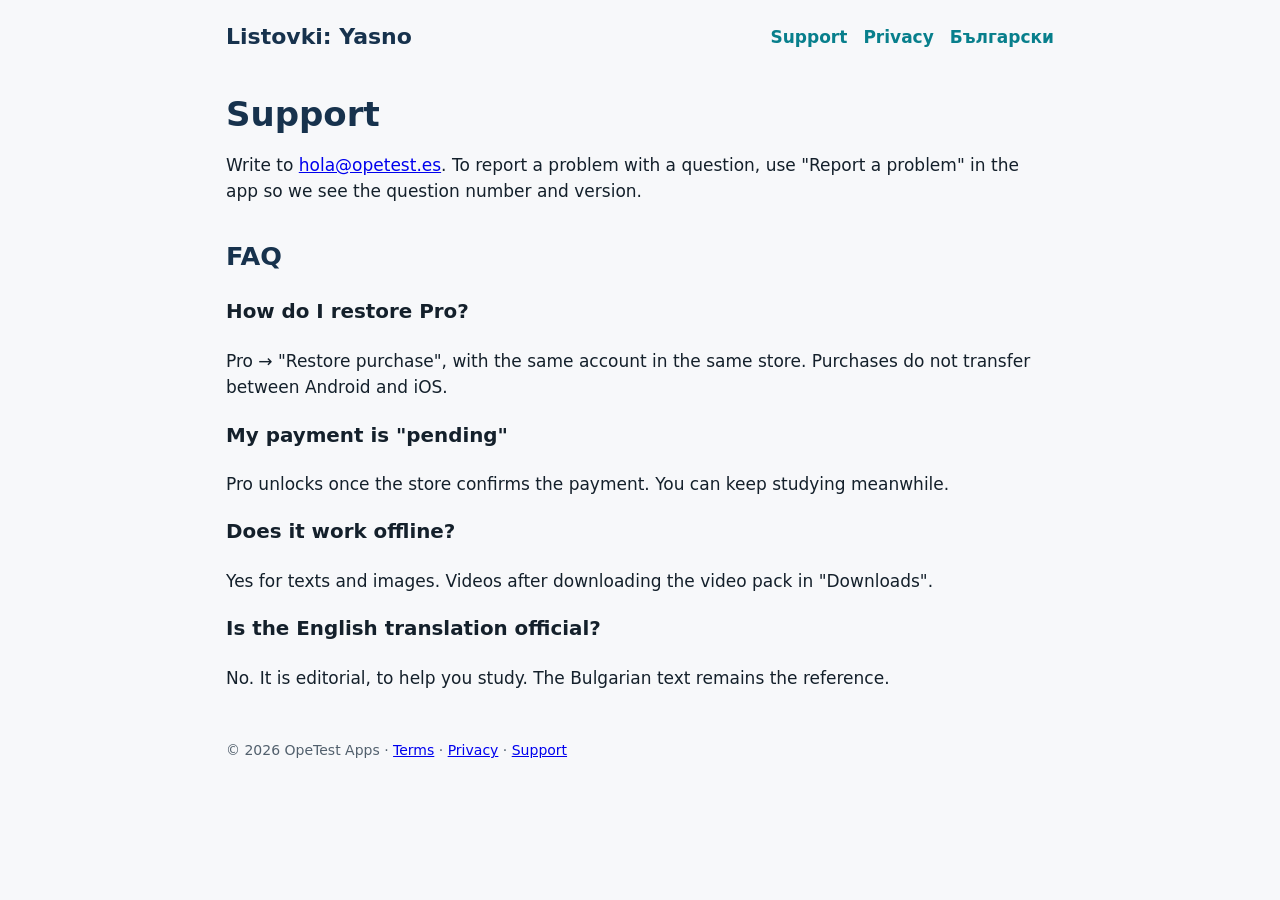
<file: en/support.html>
<!doctype html>
<html lang="en"><head><meta charset="utf-8"><meta name="viewport" content="width=device-width,initial-scale=1">
<title>Support — Listovki: Yasno</title><link rel="icon" type="image/png" href="../favicon.png"><link rel="apple-touch-icon" href="../apple-touch-icon.png"><link rel="stylesheet" href="../style.css"></head>
<body><header><a class="brand" href="index.html">Listovki: Yasno</a><nav><a href="support.html">Support</a><a href="privacy.html">Privacy</a><a href="../index.html" lang="bg">Български</a></nav></header>
<main><h1>Support</h1>
<p>Write to <a href="mailto:hola@opetest.es">hola@opetest.es</a>. To report a problem with a question, use "Report a problem" in the app so we see the question number and version.</p>
<h2>FAQ</h2>
<h3>How do I restore Pro?</h3><p>Pro → "Restore purchase", with the same account in the same store. Purchases do not transfer between Android and iOS.</p>
<h3>My payment is "pending"</h3><p>Pro unlocks once the store confirms the payment. You can keep studying meanwhile.</p>
<h3>Does it work offline?</h3><p>Yes for texts and images. Videos after downloading the video pack in "Downloads".</p>
<h3>Is the English translation official?</h3><p>No. It is editorial, to help you study. The Bulgarian text remains the reference.</p>
</main><footer>© 2026 OpeTest Apps · <a href="terms.html">Terms</a> · <a href="privacy.html">Privacy</a> · <a href="support.html">Support</a></footer></body></html>
</file>
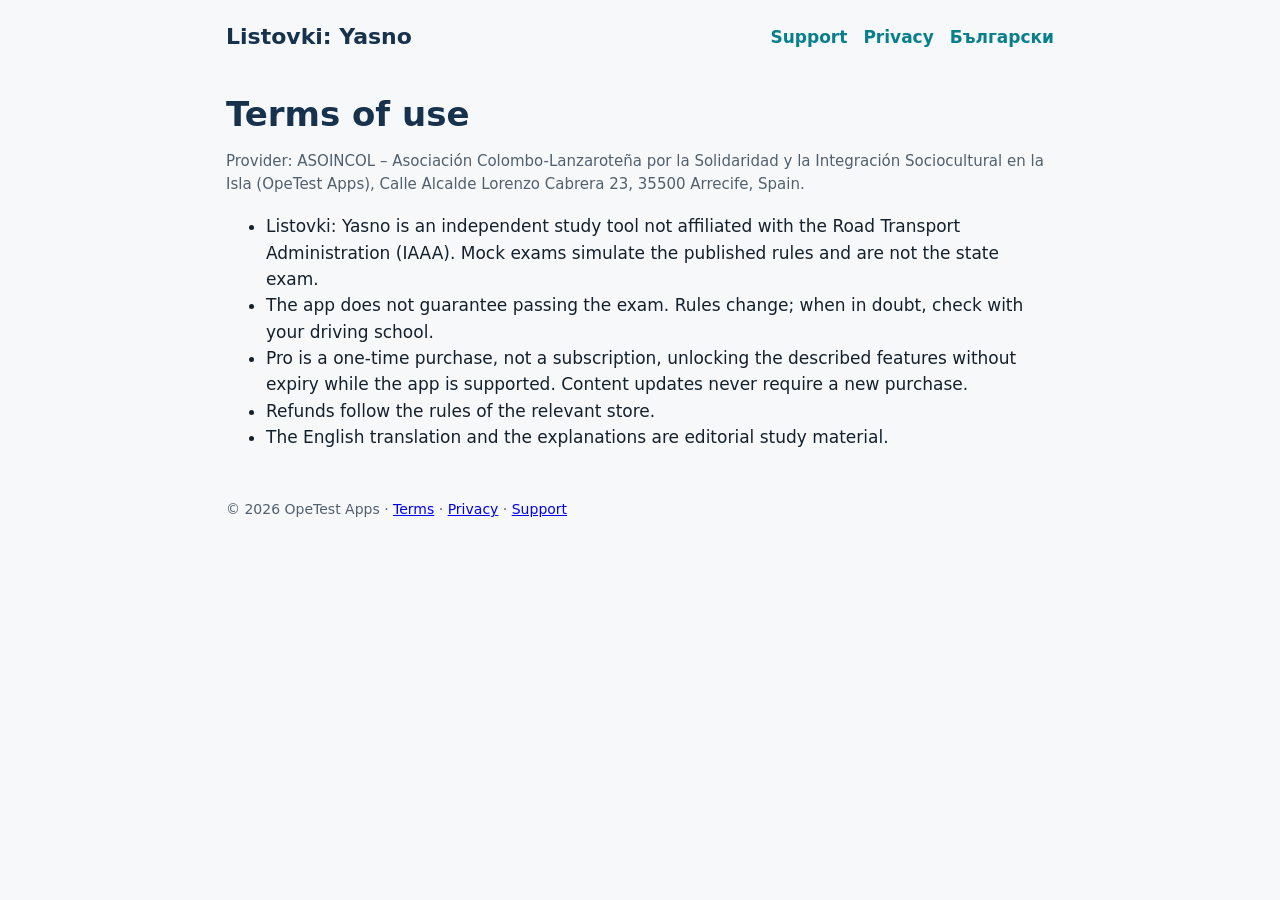
<file: en/terms.html>
<!doctype html>
<html lang="en"><head><meta charset="utf-8"><meta name="viewport" content="width=device-width,initial-scale=1">
<title>Terms of use — Listovki: Yasno</title><link rel="icon" type="image/png" href="../favicon.png"><link rel="apple-touch-icon" href="../apple-touch-icon.png"><link rel="stylesheet" href="../style.css"></head>
<body><header><a class="brand" href="index.html">Listovki: Yasno</a><nav><a href="support.html">Support</a><a href="privacy.html">Privacy</a><a href="../index.html" lang="bg">Български</a></nav></header>
<main><h1>Terms of use</h1>
<p class="note">Provider: ASOINCOL – Asociación Colombo-Lanzaroteña por la Solidaridad y la Integración Sociocultural en la Isla (OpeTest Apps), Calle Alcalde Lorenzo Cabrera 23, 35500 Arrecife, Spain.</p>
<ul><li>Listovki: Yasno is an independent study tool not affiliated with the Road Transport Administration (IAAA). Mock exams simulate the published rules and are not the state exam.</li>
<li>The app does not guarantee passing the exam. Rules change; when in doubt, check with your driving school.</li>
<li>Pro is a one-time purchase, not a subscription, unlocking the described features without expiry while the app is supported. Content updates never require a new purchase.</li>
<li>Refunds follow the rules of the relevant store.</li>
<li>The English translation and the explanations are editorial study material.</li></ul>
</main><footer>© 2026 OpeTest Apps · <a href="terms.html">Terms</a> · <a href="privacy.html">Privacy</a> · <a href="support.html">Support</a></footer></body></html>
</file>
<file: style.css>
:root{--bg:#F7F8FA;--surface:#fff;--navy:#17324D;--teal:#087F8C;--ink:#14202B;--muted:#52606D;--line:#D9DEE4}
@media (prefers-color-scheme:dark){:root{--bg:#0E161E;--surface:#16212C;--navy:#A9C7E8;--teal:#63C7D1;--ink:#E3E8EE;--muted:#B7C2CD;--line:#3A4856}}
*{box-sizing:border-box}body{margin:0;background:var(--bg);color:var(--ink);font:17px/1.55 system-ui,-apple-system,"Segoe UI",Roboto,sans-serif}
header,main,footer{max-width:860px;margin:0 auto;padding:0 16px}header{display:flex;justify-content:space-between;align-items:center;padding-top:20px;padding-bottom:12px}
.brand{font-weight:800;font-size:22px;color:var(--navy);text-decoration:none}nav a{color:var(--teal);margin-left:16px;text-decoration:none;font-weight:600}
h1{font-size:34px;line-height:1.2;margin:28px 0 12px;color:var(--navy)}h2{margin-top:32px;color:var(--navy)}
.card{background:var(--surface);border:1px solid var(--line);border-radius:16px;padding:20px;margin:16px 0}
.grid{display:grid;grid-template-columns:repeat(auto-fit,minmax(240px,1fr));gap:16px}.badge{display:inline-block;background:var(--teal);color:#fff;border-radius:20px;padding:2px 10px;font-size:14px;font-weight:700}
.note{color:var(--muted);font-size:15px}footer{padding:32px 16px;color:var(--muted);font-size:14px}table{border-collapse:collapse;width:100%}td,th{border-bottom:1px solid var(--line);padding:8px;text-align:left;vertical-align:top}
.pending{background:#FFF4DB;color:#5c3d00;border-radius:12px;padding:12px;font-size:15px}
</file>
